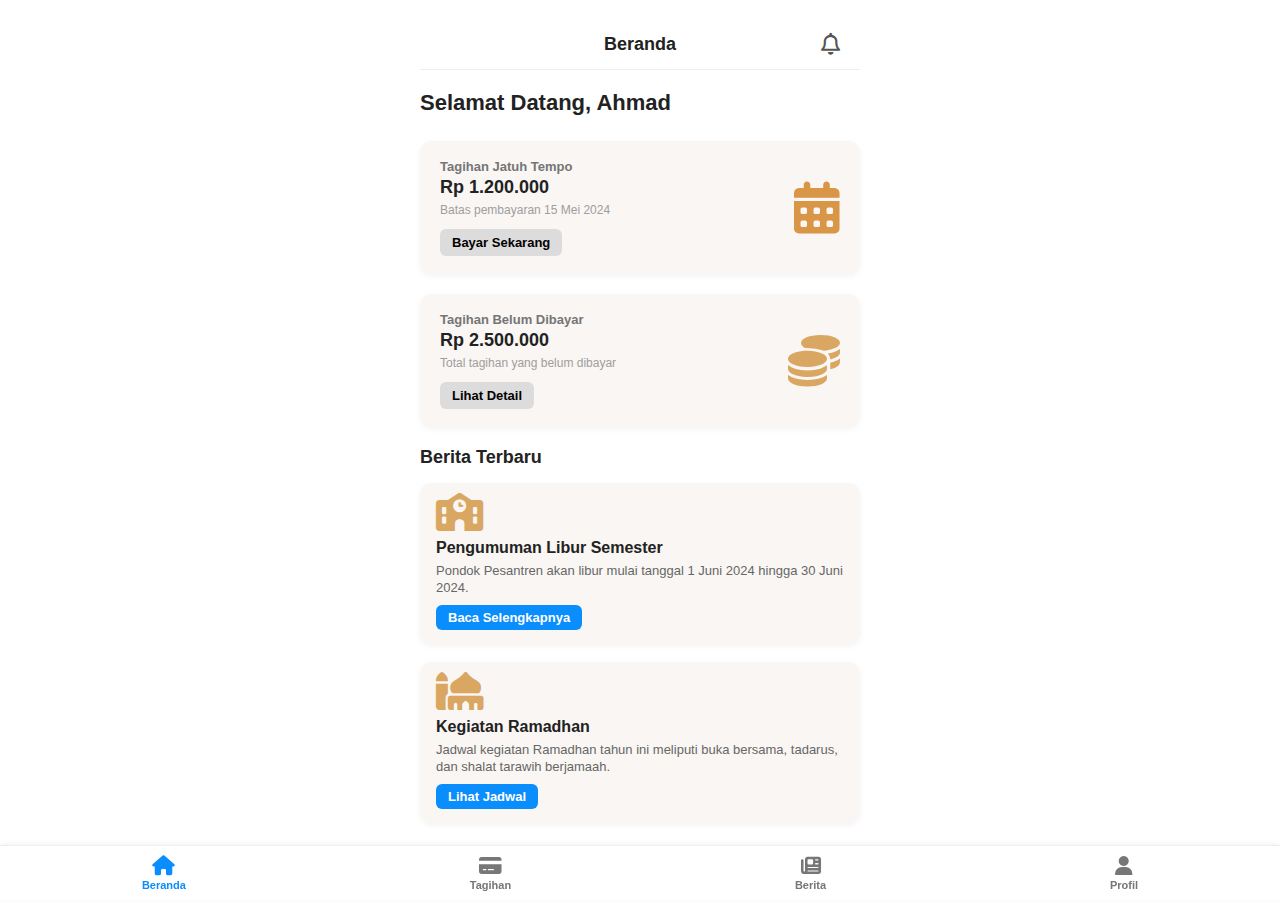
<file: beranda.html>
<!DOCTYPE html>
<html lang="id">
<head>
<meta charset="UTF-8" />
<meta name="viewport" content="width=device-width, initial-scale=1" />
<title>Beranda</title>

<!-- Font Awesome CDN -->
<link rel="stylesheet" href="https://cdnjs.cloudflare.com/ajax/libs/font-awesome/6.4.0/css/all.min.css" />

<style>
  /* Reset & base */
  * {
    box-sizing: border-box;
  }
  body {
    margin: 0; padding: 0 0 60px; /* padding bawah utk navbar */
    font-family: 'Segoe UI', Tahoma, Geneva, Verdana, sans-serif;
    background: #fff;
    color: #222;
  }
  a {
    color: #008cff;
    text-decoration: none;
    font-weight: 600;
  }
  a:hover {
    text-decoration: underline;
  }
  .container {
    max-width: 480px;
    margin: 0 auto;
    padding: 20px;
  }

  /* Header */
  header {
    position: sticky;
    top: 0;
    background: #fff;
    height: 50px;
    display: flex;
    align-items: center;
    justify-content: center;
    border-bottom: 1px solid #eee;
    font-weight: 700;
    font-size: 18px;
    color: #222;
  }
  header .notif {
    position: absolute;
    right: 20px;
    font-size: 22px;
    cursor: pointer;
    color: #555;
  }

  /* Welcome */
  .welcome h1 {
    font-size: 22px;
    font-weight: 700;
    margin: 20px 0 25px 0;
  }

  /* Card styling */
  .card {
    display: flex;
    justify-content: space-between;
    background: #f9f6f3;
    border-radius: 12px;
    padding: 18px 20px;
    margin-bottom: 20px;
    align-items: center;
    box-shadow: 0 2px 6px rgb(0 0 0 / 0.05);
  }
  .card div {
    max-width: 65%;
  }
  .card p.title {
    margin: 0 0 3px 0;
    font-size: 13px;
    font-weight: 600;
    color: #757575;
  }
  .card h2 {
    margin: 0 0 5px 0;
    font-size: 18px;
    font-weight: 700;
    color: #222;
  }
  .card p.subtitle {
    margin: 0 0 12px 0;
    font-size: 12px;
    color: #9e9e9e;
  }
  .card button {
    padding: 6px 12px;
    font-size: 13px;
    font-weight: 600;
    border: none;
    border-radius: 6px;
    background: #dddcdc;
    cursor: pointer;
    transition: background-color 0.3s ease;
  }
  .card button:hover {
    background: #c2bebe;
  }

  /* Icon besar di card kanan */
  .card i {
    font-size: 52px;
    color: #d9a762;
    flex-shrink: 0;
  }
  /* Icon kedua card beda warna */
  .card:nth-child(2) i {
    color: #d99646;
  }

  /* News section */
  .news h3 {
    margin-bottom: 15px;
    font-weight: 700;
    font-size: 18px;
    color: #222;
  }
  .news-item {
    background: #f9f6f3;
    border-radius: 12px;
    padding: 10px 16px 14px 16px;
    margin-bottom: 18px;
    box-shadow: 0 2px 6px rgb(0 0 0 / 0.05);
  }
  .news-item i {
    font-size: 38px;
    color: #d9a762;
    margin-bottom: 8px;
    display: block;
  }
  .news-item h4 {
    margin: 0 0 6px 0;
    font-weight: 700;
    font-size: 16px;
    color: #222;
  }
  .news-item p {
    margin: 0 0 8px 0;
    font-size: 13px;
    color: #666;
    line-height: 1.3;
  }
  .news-item a {
    display: inline-block;
    background: #0a8dfd;
    color: #fff;
    padding: 5px 12px;
    font-size: 13px;
    border-radius: 6px;
    font-weight: 600;
  }
  .news-item a:hover {
    background: #066fc4;
  }

  /* Bottom navbar */
  nav.bottom-nav {
    position: fixed;
    bottom: 0; left: 0; right: 0;
    height: 55px;
    background: #fff;
    border-top: 1px solid #eee;
    display: flex;
    justify-content: space-around;
    align-items: center;
    box-shadow: 0 -1px 6px rgb(0 0 0 / 0.05);
    font-size: 10px;
    color: #444;
    font-weight: 600;
    z-index: 100;
  }
  nav.bottom-nav a {
    text-decoration: none;
    color: #777;
    display: flex;
    flex-direction: column;
    align-items: center;
    font-size: 11px;
  }
  nav.bottom-nav a i {
    font-size: 20px;
    margin-bottom: 3px;
  }
  nav.bottom-nav a.active {
    color: #0a8dfd;
  }
</style>
</head>
<body>

<div class="container">

  <!-- Header -->
  <header>
    Beranda
    <div class="notif"><i class="fa-regular fa-bell"></i></div>
  </header>

  <!-- Welcome -->
  <section class="welcome">
    <h1>Selamat Datang, Ahmad</h1>

    <div class="card">
      <div>
        <p class="title">Tagihan Jatuh Tempo</p>
        <h2>Rp 1.200.000</h2>
        <p class="subtitle">Batas pembayaran 15 Mei 2024</p>
        <button>Bayar Sekarang</button>
      </div>
      <i class="fa-solid fa-calendar-days"></i>
    </div>

    <div class="card">
      <div>
        <p class="title">Tagihan Belum Dibayar</p>
        <h2>Rp 2.500.000</h2>
        <p class="subtitle">Total tagihan yang belum dibayar</p>
        <button>Lihat Detail</button>
      </div>
      <i class="fa-solid fa-coins"></i>
    </div>
  </section>

  <!-- Berita Terbaru -->
  <section class="news">
    <h3>Berita Terbaru</h3>

    <div class="news-item">
      <i class="fa-solid fa-school"></i>
      <h4>Pengumuman Libur Semester</h4>
      <p>Pondok Pesantren akan libur mulai tanggal 1 Juni 2024 hingga 30 Juni 2024.</p>
      <a href="#">Baca Selengkapnya</a>
    </div>

    <div class="news-item">
      <i class="fa-solid fa-mosque"></i>
      <h4>Kegiatan Ramadhan</h4>
      <p>Jadwal kegiatan Ramadhan tahun ini meliputi buka bersama, tadarus, dan shalat tarawih berjamaah.</p>
      <a href="#">Lihat Jadwal</a>
    </div>
  </section>

</div>

<!-- Bottom Navbar -->
<nav class="bottom-nav">
  <a href="#" class="active">
    <i class="fa-solid fa-house"></i>
    Beranda
  </a>
  <a href="#">
    <i class="fa-solid fa-credit-card"></i>
    Tagihan
  </a>
  <a href="#">
    <i class="fa-solid fa-newspaper"></i>
    Berita
  </a>
  <a href="#">
    <i class="fa-solid fa-user"></i>
    Profil
  </a>
</nav>

</body>
</html>
</file>
